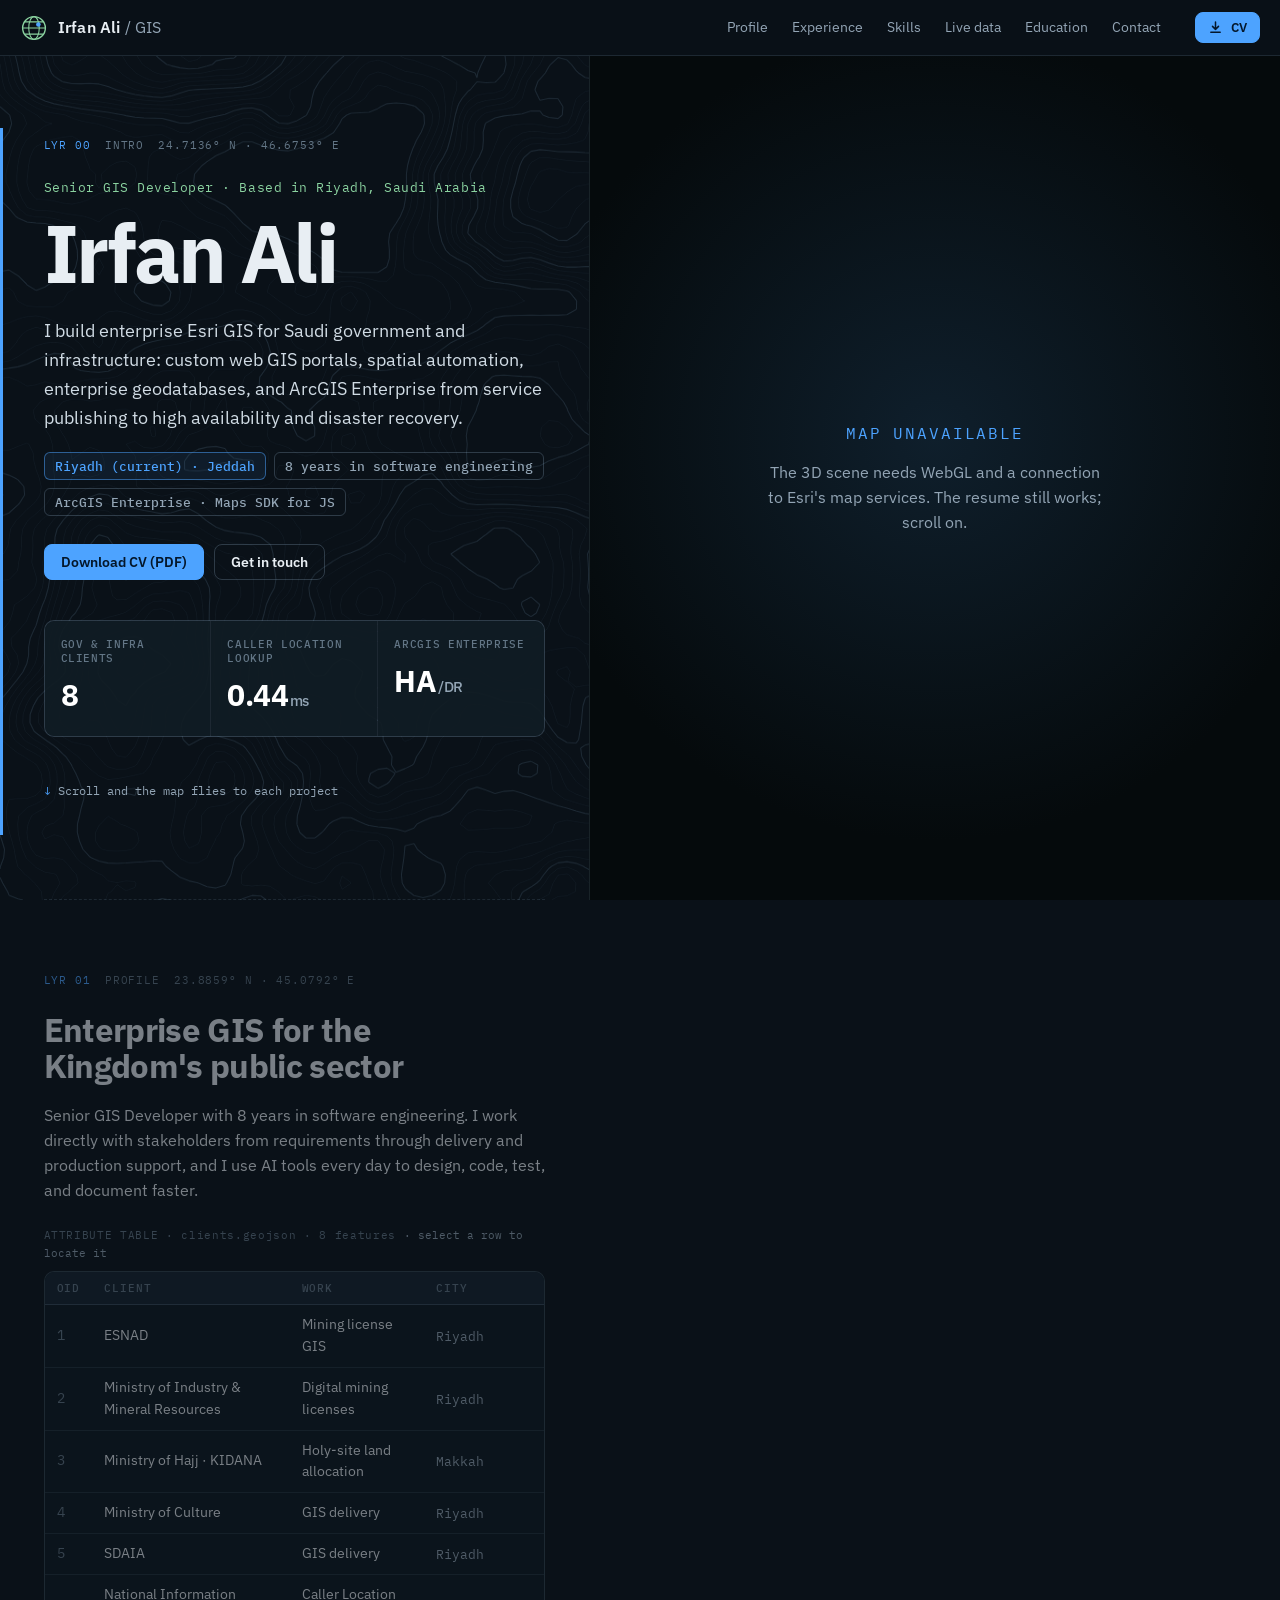
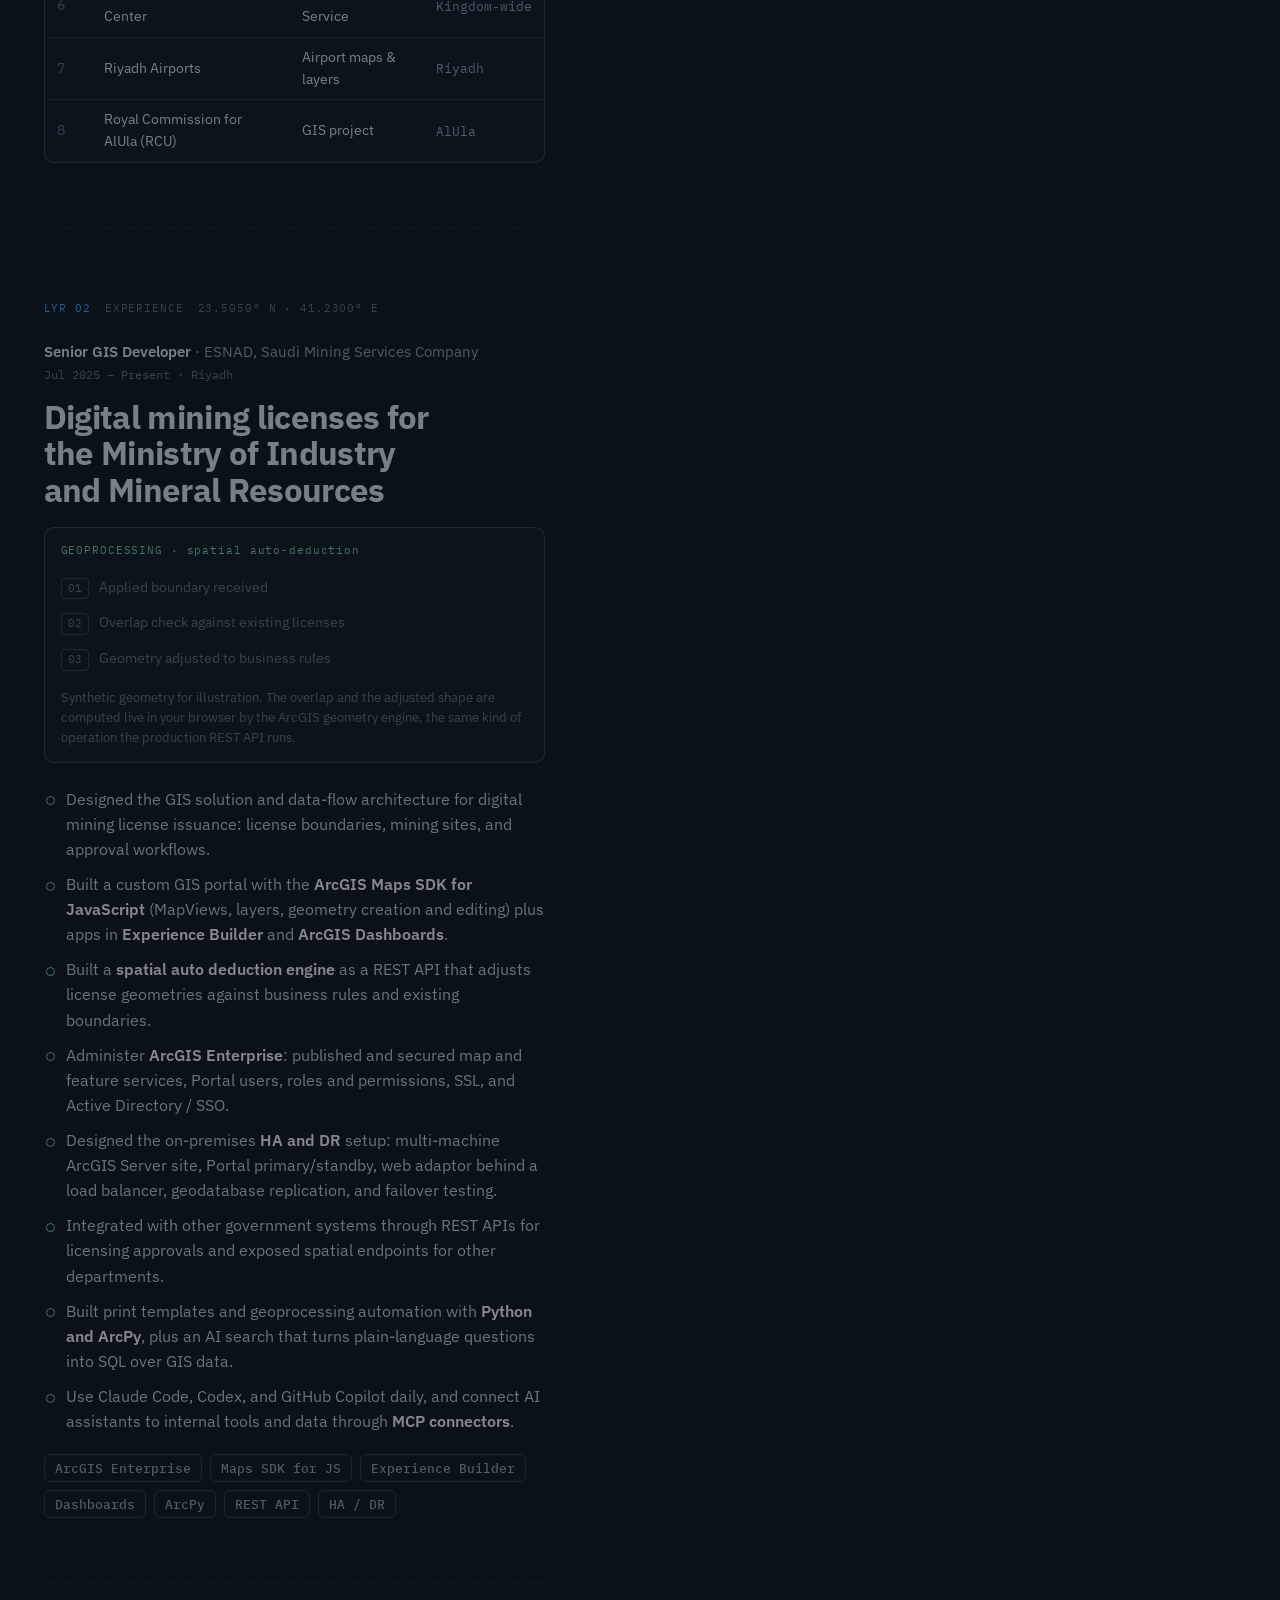
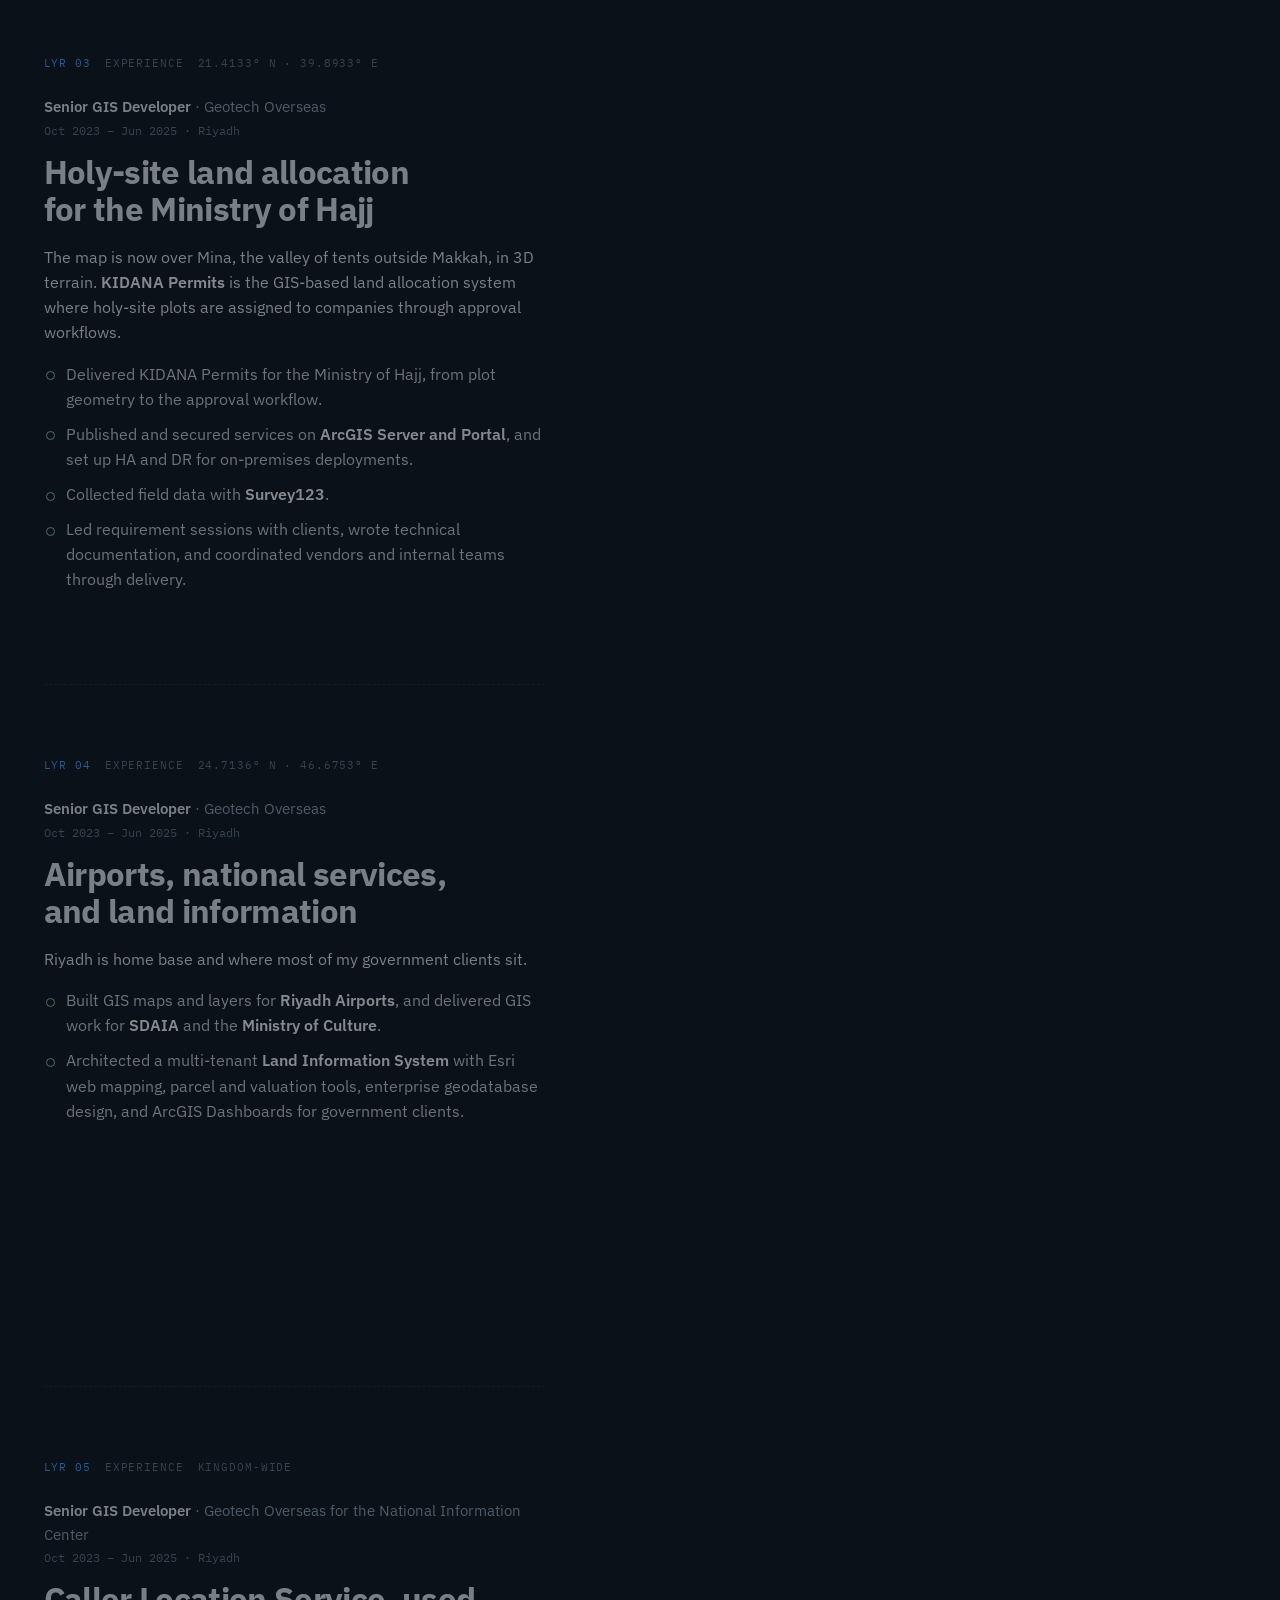
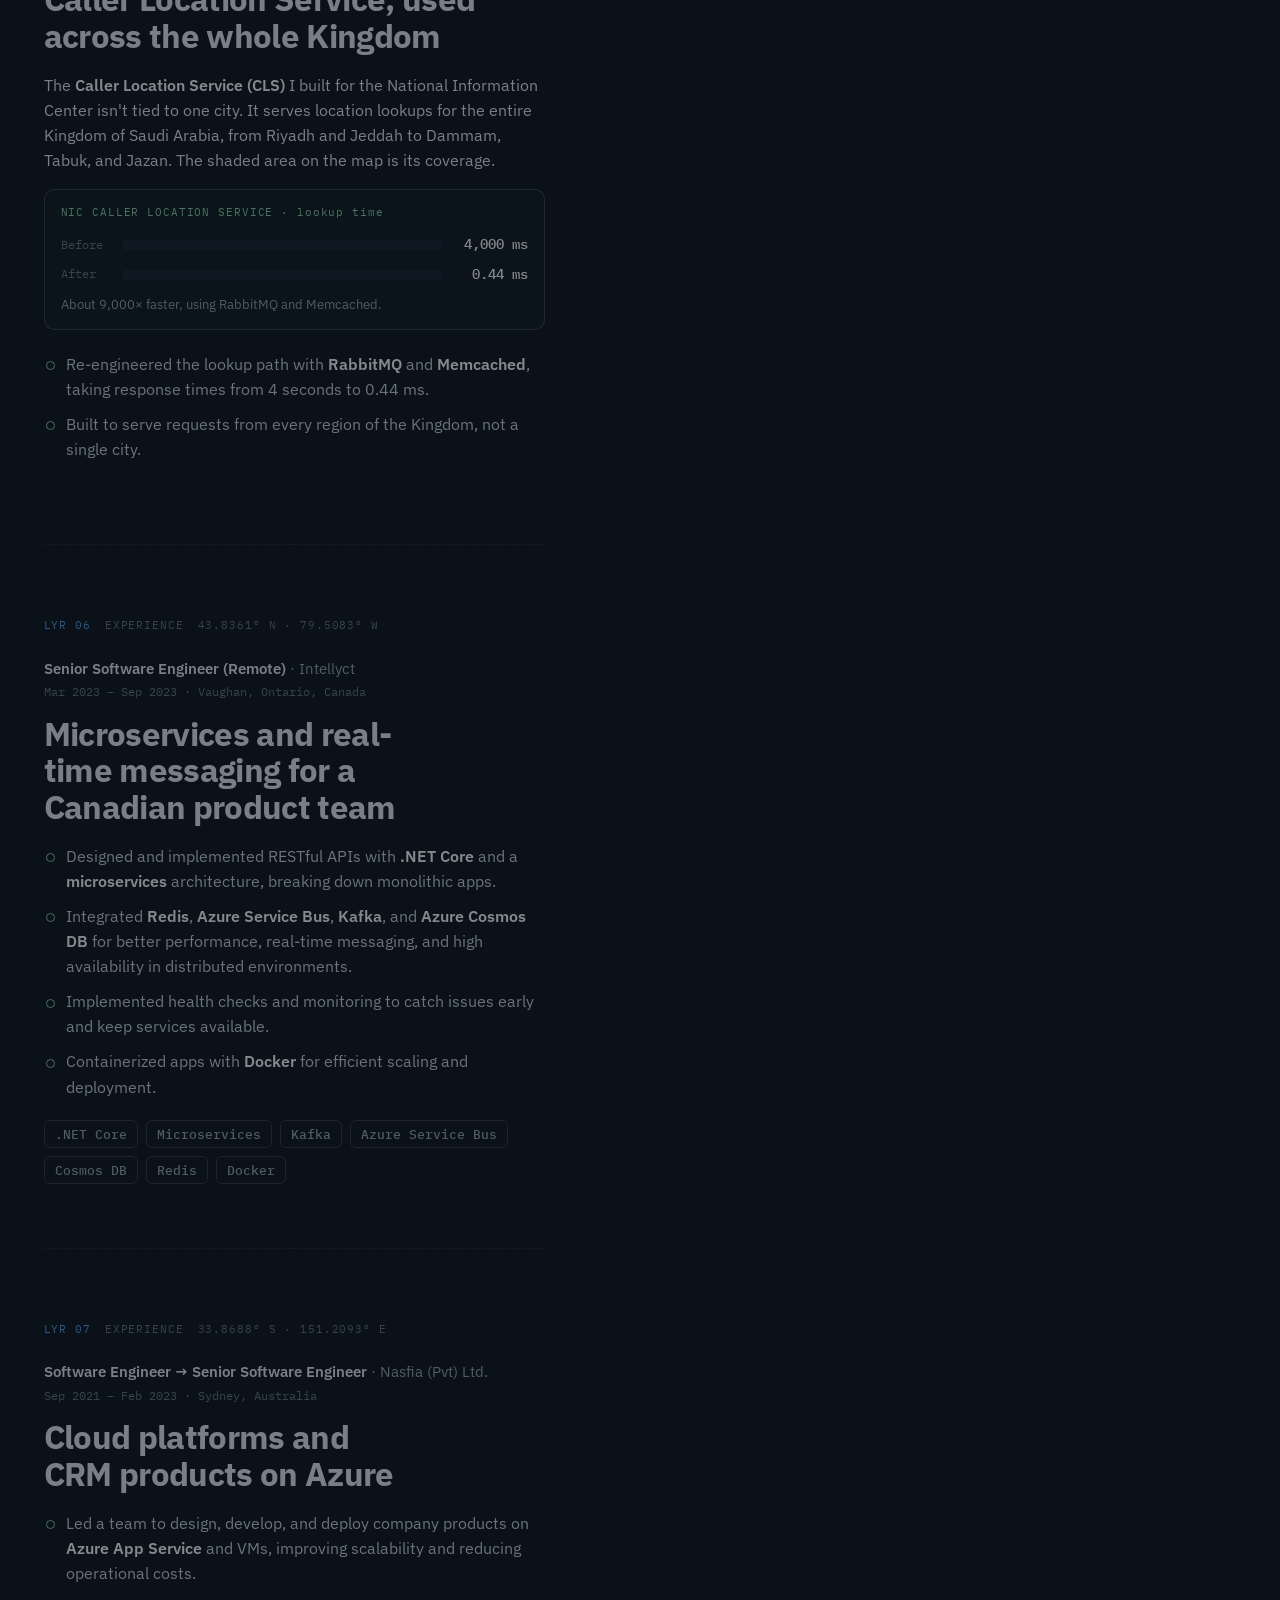
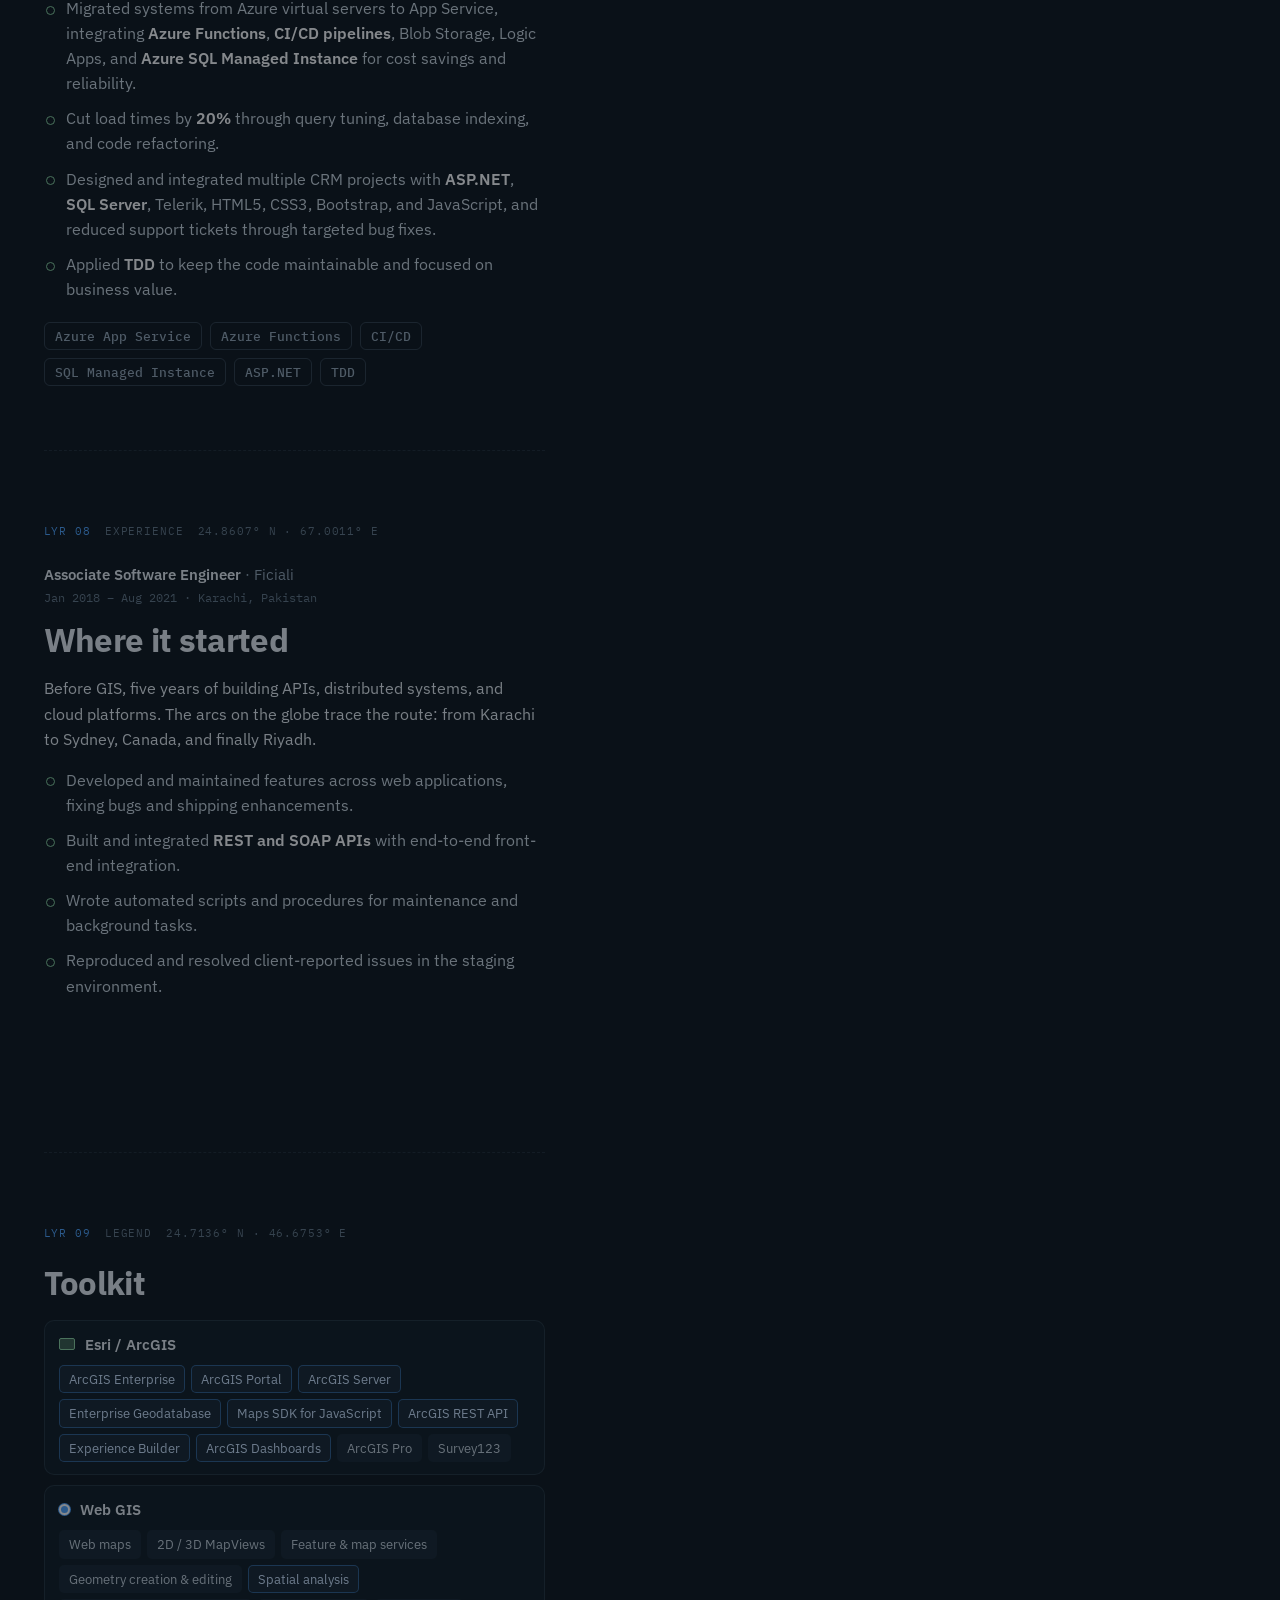
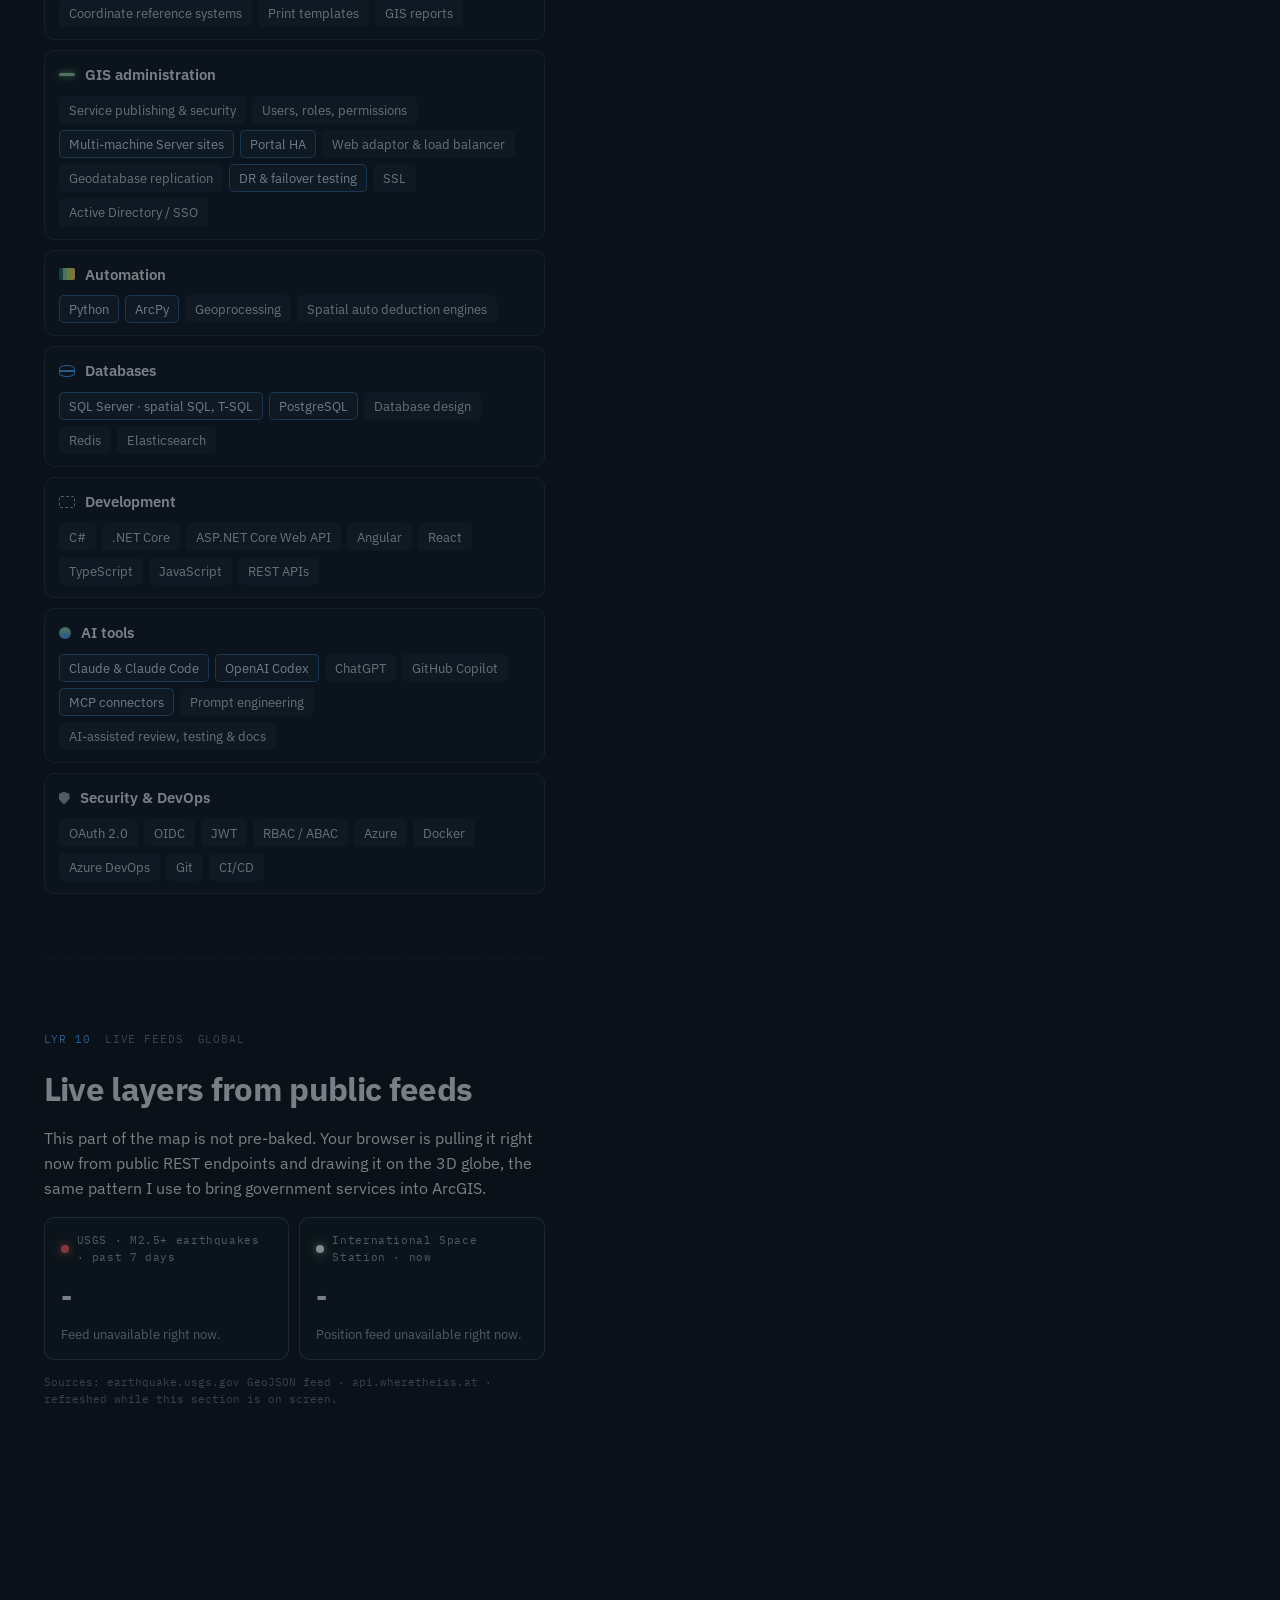
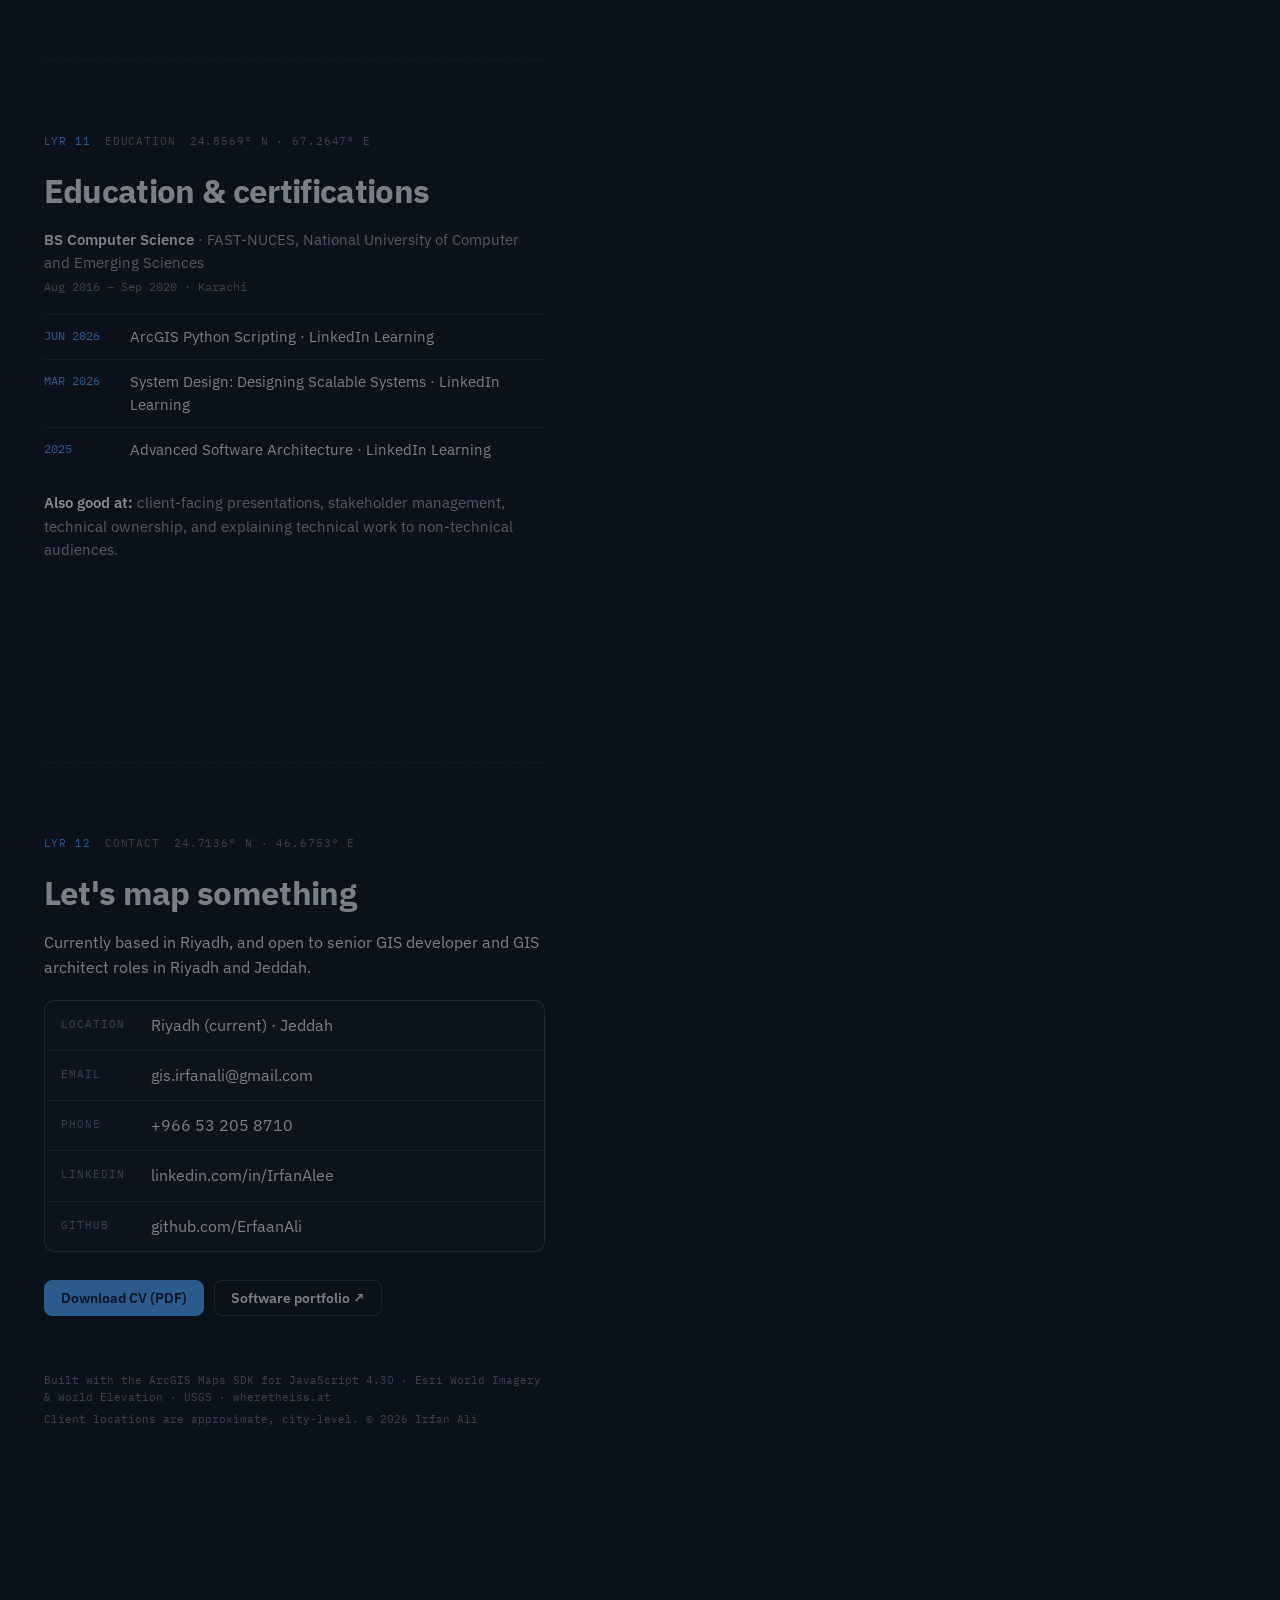
<file: index.html>
<!doctype html>
<html lang="en">
<head>
  <meta charset="utf-8">
  <meta name="viewport" content="width=device-width, initial-scale=1, viewport-fit=cover">
  <title>Irfan Ali · Senior GIS Developer</title>
  <meta name="description" content="Irfan Ali, Senior GIS Developer in Riyadh. Enterprise Esri GIS for Saudi government and infrastructure: ArcGIS Enterprise, web GIS portals, spatial automation, HA/DR.">
  <meta name="theme-color" content="#0a1118">
  <meta property="og:title" content="Irfan Ali · Senior GIS Developer">
  <meta property="og:description" content="Enterprise Esri GIS for Saudi government and infrastructure. An interactive 3D map resume.">
  <meta property="og:type" content="website">
  <link rel="icon" href="assets/favicon.svg" type="image/svg+xml">

  <link rel="preconnect" href="https://fonts.googleapis.com">
  <link rel="preconnect" href="https://fonts.gstatic.com" crossorigin>
  <link href="https://fonts.googleapis.com/css2?family=IBM+Plex+Mono:wght@400;500&family=IBM+Plex+Sans:wght@400;500;600;700&display=swap" rel="stylesheet">

  <link rel="stylesheet" href="https://js.arcgis.com/4.30/esri/themes/dark/main.css">
  <link rel="stylesheet" href="assets/css/style.css">
</head>
<body>
  <a class="skip" href="#profile">Skip to content</a>

  <header class="topbar">
    <a class="brand" href="#intro" aria-label="Irfan Ali, back to top">
      <svg viewBox="0 0 32 32" aria-hidden="true"><circle cx="16" cy="16" r="13" fill="none" stroke="currentColor" stroke-width="1.6"/><ellipse cx="16" cy="16" rx="6" ry="13" fill="none" stroke="currentColor" stroke-width="1.2"/><path d="M3 16h26M5.5 9h21M5.5 23h21" stroke="currentColor" stroke-width="1.2" fill="none"/><circle cx="21" cy="12" r="2.6" fill="var(--accent)"/></svg>
      <span>Irfan Ali <em>/ GIS</em></span>
    </a>
    <nav class="nav" aria-label="Sections">
      <a href="#profile" data-nav="profile">Profile</a>
      <a href="#esnad" data-nav="experience">Experience</a>
      <a href="#skills" data-nav="skills">Skills</a>
      <a href="#live" data-nav="live">Live data</a>
      <a href="#education" data-nav="education">Education</a>
      <a href="#contact" data-nav="contact">Contact</a>
    </nav>
    <a class="btn btn-sm" href="assets/docs/Irfan-Ali-Senior-GIS-Developer.pdf" download>
      <svg viewBox="0 0 16 16" aria-hidden="true"><path d="M8 2v8m0 0 3.2-3.2M8 10 4.8 6.8M3 13h10" fill="none" stroke="currentColor" stroke-width="1.6" stroke-linecap="round" stroke-linejoin="round"/></svg>
      CV
    </a>
  </header>

  <canvas class="contours" id="contours" aria-hidden="true"></canvas>

  <div class="layout">
    <!-- ============ MAP ============ -->
    <aside class="mapwrap" id="mapwrap" aria-label="Interactive 3D map">
      <div id="map" class="map"></div>

      <div class="map-loading" id="mapLoading">
        <div class="radar" aria-hidden="true"></div>
        <p>Loading 3D scene<span class="mono" id="loadingText"> · requesting tiles</span></p>
      </div>

      <div class="map-fallback" id="mapFallback" hidden>
        <p class="mono">MAP UNAVAILABLE</p>
        <p>The 3D scene needs WebGL and a connection to Esri's map services. The resume still works; scroll on.</p>
      </div>

      <div class="chip" id="locChip" aria-live="polite">
        <span class="pulse" aria-hidden="true"></span>
        <span class="chip-text"><strong id="locName">Arabian Peninsula</strong><span class="mono" id="locCoord">23.8859° N · 45.0792° E</span></span>
      </div>

      <details class="panel" id="layerPanel">
        <summary><svg viewBox="0 0 16 16" aria-hidden="true"><path d="M8 1.5 1.5 5 8 8.5 14.5 5zM1.5 8 8 11.5 14.5 8M1.5 11 8 14.5 14.5 11" fill="none" stroke="currentColor" stroke-width="1.3" stroke-linejoin="round"/></svg>Layers</summary>
        <div class="panel-body">
          <p class="panel-label mono">BASEMAP</p>
          <div class="seg" role="radiogroup" aria-label="Basemap">
            <button type="button" role="radio" aria-checked="true" data-basemap="imagery">Imagery</button>
            <button type="button" role="radio" aria-checked="false" data-basemap="topo">Topo</button>
            <button type="button" role="radio" aria-checked="false" data-basemap="dark">Dark</button>
          </div>
          <p class="panel-label mono">OPERATIONAL LAYERS</p>
          <label class="toggle"><input type="checkbox" data-layer="clients"><span class="sw sw-point"></span>Client sites</label>
          <label class="toggle"><input type="checkbox" data-layer="licenses"><span class="sw sw-poly"></span>License demo</label>
          <label class="toggle"><input type="checkbox" data-layer="coverage"><span class="sw sw-cov"></span>CLS coverage · KSA</label>
          <label class="toggle"><input type="checkbox" data-layer="career"><span class="sw sw-line"></span>Career path</label>
          <label class="toggle"><input type="checkbox" data-layer="quakes"><span class="sw sw-quake"></span>Earthquakes · USGS live</label>
          <label class="toggle"><input type="checkbox" data-layer="iss"><span class="sw sw-iss"></span>ISS · live position</label>
        </div>
      </details>

      <div class="hud mono" aria-hidden="true">
        <span><b>LAT</b> <i id="hudLat">-</i></span>
        <span><b>LON</b> <i id="hudLon">-</i></span>
        <span><b>ALT</b> <i id="hudAlt">-</i></span>
        <span class="hud-x"><b>HDG</b> <i id="hudHdg">-</i></span>
        <span class="hud-x"><b>TILT</b> <i id="hudTilt">-</i></span>
        <span class="hud-x"><b>SR</b> <i>WGS84</i></span>
      </div>
    </aside>

    <!-- ============ STORY ============ -->
    <main class="story" id="story">

      <section class="chapter chapter-intro" id="intro" data-chapter="intro">
        <div class="meta mono"><span class="lyr">LYR 00</span><span>INTRO</span><span>24.7136° N · 46.6753° E</span></div>
        <p class="eyebrow">Senior GIS Developer · Based in Riyadh, Saudi Arabia</p>
        <h1>Irfan Ali</h1>
        <p class="lede">I build enterprise Esri GIS for Saudi government and infrastructure: custom web GIS portals, spatial automation, enterprise geodatabases, and ArcGIS Enterprise from service publishing to high availability and disaster recovery.</p>
        <ul class="tags">
          <li class="tag tag-accent">Riyadh (current) · Jeddah</li>
          <li class="tag">8 years in software engineering</li>
          <li class="tag">ArcGIS Enterprise · Maps SDK for JS</li>
        </ul>
        <div class="ctas">
          <a class="btn" href="assets/docs/Irfan-Ali-Senior-GIS-Developer.pdf" download>Download CV (PDF)</a>
          <a class="btn btn-ghost" href="#contact">Get in touch</a>
        </div>
        <dl class="stats">
          <div><dt>Gov &amp; infra clients</dt><dd>8</dd></div>
          <div><dt>Caller location lookup</dt><dd>0.44<small>ms</small></dd></div>
          <div><dt>ArcGIS Enterprise</dt><dd>HA<small>/DR</small></dd></div>
        </dl>
        <p class="scroll-hint mono"><span aria-hidden="true">↓</span> Scroll and the map flies to each project</p>
      </section>

      <section class="chapter" id="profile" data-chapter="profile" data-nav="profile">
        <div class="meta mono"><span class="lyr">LYR 01</span><span>PROFILE</span><span>23.8859° N · 45.0792° E</span></div>
        <h2>Enterprise GIS for the Kingdom's public sector</h2>
        <p>Senior GIS Developer with 8 years in software engineering. I work directly with stakeholders from requirements through delivery and production support, and I use AI tools every day to design, code, test, and document faster.</p>
        <p class="table-caption mono">ATTRIBUTE TABLE · clients.geojson · 8 features <span class="hint">· select a row to locate it</span></p>
        <div class="table-wrap">
          <table class="attr" id="clientTable">
            <thead><tr><th>OID</th><th>CLIENT</th><th>WORK</th><th>CITY</th></tr></thead>
            <tbody>
              <tr tabindex="0" data-oid="1"><td>1</td><td>ESNAD</td><td>Mining license GIS</td><td>Riyadh</td></tr>
              <tr tabindex="0" data-oid="2"><td>2</td><td>Ministry of Industry &amp; Mineral Resources</td><td>Digital mining licenses</td><td>Riyadh</td></tr>
              <tr tabindex="0" data-oid="3"><td>3</td><td>Ministry of Hajj · KIDANA</td><td>Holy-site land allocation</td><td>Makkah</td></tr>
              <tr tabindex="0" data-oid="4"><td>4</td><td>Ministry of Culture</td><td>GIS delivery</td><td>Riyadh</td></tr>
              <tr tabindex="0" data-oid="5"><td>5</td><td>SDAIA</td><td>GIS delivery</td><td>Riyadh</td></tr>
              <tr tabindex="0" data-oid="6"><td>6</td><td>National Information Center</td><td>Caller Location Service</td><td>Kingdom-wide</td></tr>
              <tr tabindex="0" data-oid="7"><td>7</td><td>Riyadh Airports</td><td>Airport maps &amp; layers</td><td>Riyadh</td></tr>
              <tr tabindex="0" data-oid="8"><td>8</td><td>Royal Commission for AlUla (RCU)</td><td>GIS project</td><td>AlUla</td></tr>
            </tbody>
          </table>
        </div>
      </section>

      <section class="chapter" id="esnad" data-chapter="esnad" data-nav="experience">
        <div class="meta mono"><span class="lyr">LYR 02</span><span>EXPERIENCE</span><span>23.5050° N · 41.2300° E</span></div>
        <p class="role"><strong>Senior GIS Developer</strong> · ESNAD, Saudi Mining Services Company<span class="when mono">Jul 2025 – Present · Riyadh</span></p>
        <h2>Digital mining licenses for the Ministry of Industry and Mineral Resources</h2>

        <div class="demo" id="deductionDemo">
          <div class="demo-head">
            <p class="mono">GEOPROCESSING · spatial auto-deduction</p>
            <button type="button" class="btn btn-sm btn-ghost" id="replayDeduction">Run again</button>
          </div>
          <ol class="steps" id="deductionSteps">
            <li data-step="1"><span class="mono">01</span>Applied boundary received</li>
            <li data-step="2"><span class="mono">02</span>Overlap check against existing licenses<em id="overlapOut"></em></li>
            <li data-step="3"><span class="mono">03</span>Geometry adjusted to business rules<em id="resultOut"></em></li>
          </ol>
          <p class="demo-note">Synthetic geometry for illustration. The overlap and the adjusted shape are computed live in your browser by the ArcGIS geometry engine, the same kind of operation the production REST API runs.</p>
        </div>

        <ul class="bullets">
          <li>Designed the GIS solution and data-flow architecture for digital mining license issuance: license boundaries, mining sites, and approval workflows.</li>
          <li>Built a custom GIS portal with the <b>ArcGIS Maps SDK for JavaScript</b> (MapViews, layers, geometry creation and editing) plus apps in <b>Experience Builder</b> and <b>ArcGIS Dashboards</b>.</li>
          <li>Built a <b>spatial auto deduction engine</b> as a REST API that adjusts license geometries against business rules and existing boundaries.</li>
          <li>Administer <b>ArcGIS Enterprise</b>: published and secured map and feature services, Portal users, roles and permissions, SSL, and Active Directory / SSO.</li>
          <li>Designed the on-premises <b>HA and DR</b> setup: multi-machine ArcGIS Server site, Portal primary/standby, web adaptor behind a load balancer, geodatabase replication, and failover testing.</li>
          <li>Integrated with other government systems through REST APIs for licensing approvals and exposed spatial endpoints for other departments.</li>
          <li>Built print templates and geoprocessing automation with <b>Python and ArcPy</b>, plus an AI search that turns plain-language questions into SQL over GIS data.</li>
          <li>Use Claude Code, Codex, and GitHub Copilot daily, and connect AI assistants to internal tools and data through <b>MCP connectors</b>.</li>
        </ul>
        <ul class="tags"><li class="tag">ArcGIS Enterprise</li><li class="tag">Maps SDK for JS</li><li class="tag">Experience Builder</li><li class="tag">Dashboards</li><li class="tag">ArcPy</li><li class="tag">REST API</li><li class="tag">HA / DR</li></ul>
      </section>

      <section class="chapter" id="kidana" data-chapter="kidana" data-nav="experience">
        <div class="meta mono"><span class="lyr">LYR 03</span><span>EXPERIENCE</span><span>21.4133° N · 39.8933° E</span></div>
        <p class="role"><strong>Senior GIS Developer</strong> · Geotech Overseas<span class="when mono">Oct 2023 – Jun 2025 · Riyadh</span></p>
        <h2>Holy-site land allocation for the Ministry of Hajj</h2>
        <p>The map is now over Mina, the valley of tents outside Makkah, in 3D terrain. <b>KIDANA Permits</b> is the GIS-based land allocation system where holy-site plots are assigned to companies through approval workflows.</p>
        <ul class="bullets">
          <li>Delivered KIDANA Permits for the Ministry of Hajj, from plot geometry to the approval workflow.</li>
          <li>Published and secured services on <b>ArcGIS Server and Portal</b>, and set up HA and DR for on-premises deployments.</li>
          <li>Collected field data with <b>Survey123</b>.</li>
          <li>Led requirement sessions with clients, wrote technical documentation, and coordinated vendors and internal teams through delivery.</li>
        </ul>
      </section>

      <section class="chapter" id="riyadh" data-chapter="riyadh" data-nav="experience">
        <div class="meta mono"><span class="lyr">LYR 04</span><span>EXPERIENCE</span><span>24.7136° N · 46.6753° E</span></div>
        <p class="role"><strong>Senior GIS Developer</strong> · Geotech Overseas<span class="when mono">Oct 2023 – Jun 2025 · Riyadh</span></p>
        <h2>Airports, national services, and land information</h2>
        <p>Riyadh is home base and where most of my government clients sit.</p>
        <ul class="bullets">
          <li>Built GIS maps and layers for <b>Riyadh Airports</b>, and delivered GIS work for <b>SDAIA</b> and the <b>Ministry of Culture</b>.</li>
          <li>Architected a multi-tenant <b>Land Information System</b> with Esri web mapping, parcel and valuation tools, enterprise geodatabase design, and ArcGIS Dashboards for government clients.</li>
        </ul>
      </section>

      <section class="chapter" id="cls" data-chapter="cls" data-nav="experience">
        <div class="meta mono"><span class="lyr">LYR 05</span><span>EXPERIENCE</span><span>KINGDOM-WIDE</span></div>
        <p class="role"><strong>Senior GIS Developer</strong> · Geotech Overseas for the National Information Center<span class="when mono">Oct 2023 – Jun 2025 · Riyadh</span></p>
        <h2>Caller Location Service, used across the whole Kingdom</h2>
        <p>The <b>Caller Location Service (CLS)</b> I built for the National Information Center isn't tied to one city. It serves location lookups for the entire Kingdom of Saudi Arabia, from Riyadh and Jeddah to Dammam, Tabuk, and Jazan. The shaded area on the map is its coverage.</p>
        <div class="speed">
          <p class="mono speed-label">NIC CALLER LOCATION SERVICE · lookup time</p>
          <div class="speed-row"><span class="mono">Before</span><span class="bar bar-before"><i></i></span><b>4,000 ms</b></div>
          <div class="speed-row"><span class="mono">After</span><span class="bar bar-after"><i></i></span><b>0.44 ms</b></div>
          <p class="speed-note">About 9,000× faster, using RabbitMQ and Memcached.</p>
        </div>
        <ul class="bullets">
          <li>Re-engineered the lookup path with <b>RabbitMQ</b> and <b>Memcached</b>, taking response times from 4 seconds to 0.44 ms.</li>
          <li>Built to serve requests from every region of the Kingdom, not a single city.</li>
        </ul>
      </section>

      <section class="chapter" id="intellyct" data-chapter="intellyct" data-nav="experience">
        <div class="meta mono"><span class="lyr">LYR 06</span><span>EXPERIENCE</span><span>43.8361° N · 79.5083° W</span></div>
        <p class="role"><strong>Senior Software Engineer (Remote)</strong> · Intellyct<span class="when mono">Mar 2023 – Sep 2023 · Vaughan, Ontario, Canada</span></p>
        <h2>Microservices and real-time messaging for a Canadian product team</h2>
        <ul class="bullets">
          <li>Designed and implemented RESTful APIs with <b>.NET Core</b> and a <b>microservices</b> architecture, breaking down monolithic apps.</li>
          <li>Integrated <b>Redis</b>, <b>Azure Service Bus</b>, <b>Kafka</b>, and <b>Azure Cosmos DB</b> for better performance, real-time messaging, and high availability in distributed environments.</li>
          <li>Implemented health checks and monitoring to catch issues early and keep services available.</li>
          <li>Containerized apps with <b>Docker</b> for efficient scaling and deployment.</li>
        </ul>
        <ul class="tags"><li class="tag">.NET Core</li><li class="tag">Microservices</li><li class="tag">Kafka</li><li class="tag">Azure Service Bus</li><li class="tag">Cosmos DB</li><li class="tag">Redis</li><li class="tag">Docker</li></ul>
      </section>

      <section class="chapter" id="nasfia" data-chapter="nasfia" data-nav="experience">
        <div class="meta mono"><span class="lyr">LYR 07</span><span>EXPERIENCE</span><span>33.8688° S · 151.2093° E</span></div>
        <p class="role"><strong>Software Engineer → Senior Software Engineer</strong> · Nasfia (Pvt) Ltd.<span class="when mono">Sep 2021 – Feb 2023 · Sydney, Australia</span></p>
        <h2>Cloud platforms and CRM products on Azure</h2>
        <ul class="bullets">
          <li>Led a team to design, develop, and deploy company products on <b>Azure App Service</b> and VMs, improving scalability and reducing operational costs.</li>
          <li>Migrated systems from Azure virtual servers to App Service, integrating <b>Azure Functions</b>, <b>CI/CD pipelines</b>, Blob Storage, Logic Apps, and <b>Azure SQL Managed Instance</b> for cost savings and reliability.</li>
          <li>Cut load times by <b>20%</b> through query tuning, database indexing, and code refactoring.</li>
          <li>Designed and integrated multiple CRM projects with <b>ASP.NET</b>, <b>SQL Server</b>, Telerik, HTML5, CSS3, Bootstrap, and JavaScript, and reduced support tickets through targeted bug fixes.</li>
          <li>Applied <b>TDD</b> to keep the code maintainable and focused on business value.</li>
        </ul>
        <ul class="tags"><li class="tag">Azure App Service</li><li class="tag">Azure Functions</li><li class="tag">CI/CD</li><li class="tag">SQL Managed Instance</li><li class="tag">ASP.NET</li><li class="tag">TDD</li></ul>
      </section>

      <section class="chapter" id="career" data-chapter="career" data-nav="experience">
        <div class="meta mono"><span class="lyr">LYR 08</span><span>EXPERIENCE</span><span>24.8607° N · 67.0011° E</span></div>
        <p class="role"><strong>Associate Software Engineer</strong> · Ficiali<span class="when mono">Jan 2018 – Aug 2021 · Karachi, Pakistan</span></p>
        <h2>Where it started</h2>
        <p>Before GIS, five years of building APIs, distributed systems, and cloud platforms. The arcs on the globe trace the route: from Karachi to Sydney, Canada, and finally Riyadh.</p>
        <ul class="bullets">
          <li>Developed and maintained features across web applications, fixing bugs and shipping enhancements.</li>
          <li>Built and integrated <b>REST and SOAP APIs</b> with end-to-end front-end integration.</li>
          <li>Wrote automated scripts and procedures for maintenance and background tasks.</li>
          <li>Reproduced and resolved client-reported issues in the staging environment.</li>
        </ul>
      </section>

      <section class="chapter" id="skills" data-chapter="skills" data-nav="skills">
        <div class="meta mono"><span class="lyr">LYR 09</span><span>LEGEND</span><span>24.7136° N · 46.6753° E</span></div>
        <h2>Toolkit</h2>
        <div class="legend">
          <div class="legend-item">
            <p class="legend-head"><span class="sw sw-poly"></span>Esri / ArcGIS</p>
            <ul class="chips"><li class="hot">ArcGIS Enterprise</li><li class="hot">ArcGIS Portal</li><li class="hot">ArcGIS Server</li><li class="hot">Enterprise Geodatabase</li><li class="hot">Maps SDK for JavaScript</li><li class="hot">ArcGIS REST API</li><li class="hot">Experience Builder</li><li class="hot">ArcGIS Dashboards</li><li>ArcGIS Pro</li><li>Survey123</li></ul>
          </div>
          <div class="legend-item">
            <p class="legend-head"><span class="sw sw-point"></span>Web GIS</p>
            <ul class="chips"><li>Web maps</li><li>2D / 3D MapViews</li><li>Feature &amp; map services</li><li>Geometry creation &amp; editing</li><li class="hot">Spatial analysis</li><li>Coordinate reference systems</li><li>Print templates</li><li>GIS reports</li></ul>
          </div>
          <div class="legend-item">
            <p class="legend-head"><span class="sw sw-line"></span>GIS administration</p>
            <ul class="chips"><li>Service publishing &amp; security</li><li>Users, roles, permissions</li><li class="hot">Multi-machine Server sites</li><li class="hot">Portal HA</li><li>Web adaptor &amp; load balancer</li><li>Geodatabase replication</li><li class="hot">DR &amp; failover testing</li><li>SSL</li><li>Active Directory / SSO</li></ul>
          </div>
          <div class="legend-item">
            <p class="legend-head"><span class="sw sw-raster"></span>Automation</p>
            <ul class="chips"><li class="hot">Python</li><li class="hot">ArcPy</li><li>Geoprocessing</li><li>Spatial auto deduction engines</li></ul>
          </div>
          <div class="legend-item">
            <p class="legend-head"><span class="sw sw-db"></span>Databases</p>
            <ul class="chips"><li class="hot">SQL Server · spatial SQL, T-SQL</li><li class="hot">PostgreSQL</li><li>Database design</li><li>Redis</li><li>Elasticsearch</li></ul>
          </div>
          <div class="legend-item">
            <p class="legend-head"><span class="sw sw-dev"></span>Development</p>
            <ul class="chips"><li>C#</li><li>.NET Core</li><li>ASP.NET Core Web API</li><li>Angular</li><li>React</li><li>TypeScript</li><li>JavaScript</li><li>REST APIs</li></ul>
          </div>
          <div class="legend-item">
            <p class="legend-head"><span class="sw sw-ai"></span>AI tools</p>
            <ul class="chips"><li class="hot">Claude &amp; Claude Code</li><li class="hot">OpenAI Codex</li><li>ChatGPT</li><li>GitHub Copilot</li><li class="hot">MCP connectors</li><li>Prompt engineering</li><li>AI-assisted review, testing &amp; docs</li></ul>
          </div>
          <div class="legend-item">
            <p class="legend-head"><span class="sw sw-sec"></span>Security &amp; DevOps</p>
            <ul class="chips"><li>OAuth 2.0</li><li>OIDC</li><li>JWT</li><li>RBAC / ABAC</li><li>Azure</li><li>Docker</li><li>Azure DevOps</li><li>Git</li><li>CI/CD</li></ul>
          </div>
        </div>
      </section>

      <section class="chapter" id="live" data-chapter="live" data-nav="live">
        <div class="meta mono"><span class="lyr">LYR 10</span><span>LIVE FEEDS</span><span>GLOBAL</span></div>
        <h2>Live layers from public feeds</h2>
        <p>This part of the map is not pre-baked. Your browser is pulling it right now from public REST endpoints and drawing it on the 3D globe, the same pattern I use to bring government services into ArcGIS.</p>
        <div class="live-grid">
          <div class="live-card">
            <p class="mono live-label"><span class="dot dot-quake"></span>USGS · M2.5+ earthquakes · past 7 days</p>
            <p class="live-big" id="quakeCount">-</p>
            <p class="live-sub" id="quakeMax">Fetching feed…</p>
          </div>
          <div class="live-card">
            <p class="mono live-label"><span class="dot dot-iss"></span>International Space Station · now</p>
            <p class="live-big" id="issPos">-</p>
            <p class="live-sub" id="issMeta">Fetching position…</p>
          </div>
        </div>
        <p class="small-note mono">Sources: earthquake.usgs.gov GeoJSON feed · api.wheretheiss.at · refreshed while this section is on screen.</p>
      </section>

      <section class="chapter" id="education" data-chapter="education" data-nav="education">
        <div class="meta mono"><span class="lyr">LYR 11</span><span>EDUCATION</span><span>24.8569° N · 67.2647° E</span></div>
        <h2>Education &amp; certifications</h2>
        <p class="role"><strong>BS Computer Science</strong> · FAST-NUCES, National University of Computer and Emerging Sciences<span class="when mono">Aug 2016 – Sep 2020 · Karachi</span></p>
        <ul class="certs">
          <li><span class="mono">JUN 2026</span>ArcGIS Python Scripting · LinkedIn Learning</li>
          <li><span class="mono">MAR 2026</span>System Design: Designing Scalable Systems · LinkedIn Learning</li>
          <li><span class="mono">2025</span>Advanced Software Architecture · LinkedIn Learning</li>
        </ul>
        <p class="soft"><b>Also good at:</b> client-facing presentations, stakeholder management, technical ownership, and explaining technical work to non-technical audiences.</p>
      </section>

      <section class="chapter chapter-contact" id="contact" data-chapter="contact" data-nav="contact">
        <div class="meta mono"><span class="lyr">LYR 12</span><span>CONTACT</span><span>24.7136° N · 46.6753° E</span></div>
        <h2>Let's map something</h2>
        <p>Currently based in Riyadh, and open to senior GIS developer and GIS architect roles in Riyadh and Jeddah.</p>
        <ul class="contact">
          <li><span class="mono">LOCATION</span><span>Riyadh (current) · Jeddah</span></li>
          <li><span class="mono">EMAIL</span><a href="mailto:gis.irfanali@gmail.com">gis.irfanali@gmail.com</a></li>
          <li><span class="mono">PHONE</span><a href="tel:+966532058710">+966 53 205 8710</a></li>
          <li><span class="mono">LINKEDIN</span><a href="https://www.linkedin.com/in/IrfanAlee" target="_blank" rel="noopener">linkedin.com/in/IrfanAlee</a></li>
          <li><span class="mono">GITHUB</span><a href="https://github.com/ErfaanAli" target="_blank" rel="noopener">github.com/ErfaanAli</a></li>
        </ul>
        <div class="ctas">
          <a class="btn" href="assets/docs/Irfan-Ali-Senior-GIS-Developer.pdf" download>Download CV (PDF)</a>
          <a class="btn btn-ghost" href="https://erfaanali.github.io/Portfolio/" target="_blank" rel="noopener">Software portfolio ↗</a>
        </div>
        <footer class="foot mono">
          <p>Built with the ArcGIS Maps SDK for JavaScript 4.30 · Esri World Imagery &amp; World Elevation · USGS · wheretheiss.at</p>
          <p>Client locations are approximate, city-level. © <span id="year">2026</span> Irfan Ali</p>
        </footer>
      </section>
    </main>
  </div>

  <script src="assets/js/contours.js"></script>
  <script src="assets/js/story.js"></script>
  <script src="https://js.arcgis.com/4.30/" onerror="window.__mapFailed && window.__mapFailed()"></script>
  <script src="assets/js/map.js"></script>
</body>
</html>
</file>
<file: assets/css/style.css>
/* ==========================================================
   Irfan Ali · GIS resume
   Cartographic night palette (blue + sage), StoryMap-style split layout
   ========================================================== */
:root {
  --bg: #0a1118;
  --panel: #0f1a22;
  --panel-2: #14232e;
  --line: rgba(150, 180, 210, 0.14);
  --line-2: rgba(150, 180, 210, 0.26);
  --ink: #e8eef3;
  --muted: #93a5b5;
  --dim: #637686;
  --accent: #4da3ff;      /* cartographic blue */
  --feature: #8bd3a0;     /* sage feature green */
  --quake: #ff5d5d;
  --ok: #7bd88f;
  --sans: "IBM Plex Sans", system-ui, -apple-system, "Segoe UI", Roboto, sans-serif;
  --mono: "IBM Plex Mono", ui-monospace, "Cascadia Mono", Consolas, monospace;
  --top: 56px;
  --radius: 10px;
  color-scheme: dark;
}

* { box-sizing: border-box; }
html { scroll-behavior: smooth; scroll-padding-top: calc(var(--top) + 12px); }
@media (prefers-reduced-motion: reduce) { html { scroll-behavior: auto; } }

body {
  margin: 0;
  background: var(--bg);
  color: var(--ink);
  font: 400 15.5px/1.62 var(--sans);
  -webkit-font-smoothing: antialiased;
}
a { color: var(--feature); text-decoration: none; }
a:hover { text-decoration: underline; text-underline-offset: 3px; }
b, strong { font-weight: 600; color: #fff; }
.mono { font-family: var(--mono); }
img { max-width: 100%; }
[hidden] { display: none !important; }

.skip { position: absolute; left: -999px; top: 8px; z-index: 100; background: var(--accent); color: #000; padding: 8px 12px; border-radius: 6px; }
.skip:focus { left: 8px; }

:focus-visible { outline: 2px solid var(--accent); outline-offset: 2px; }

/* ---------- top bar ---------- */
.topbar {
  position: sticky; top: 0; z-index: 50;
  height: var(--top);
  display: flex; align-items: center; gap: 24px;
  padding: 0 20px;
  background: rgba(10, 17, 24, 0.92);
  backdrop-filter: blur(10px);
  border-bottom: 1px solid var(--line);
}
.brand { display: flex; align-items: center; gap: 10px; color: var(--ink); font-weight: 600; letter-spacing: .01em; white-space: nowrap; }
.brand:hover { text-decoration: none; }
.brand svg { width: 28px; height: 28px; color: var(--feature); }
.brand em { font-style: normal; color: var(--muted); font-weight: 400; }
.nav { display: flex; gap: 4px; margin-left: auto; }
.nav a {
  color: var(--muted); font-size: 13.5px; padding: 6px 10px; border-radius: 6px;
  transition: color .2s, background .2s;
}
.nav a:hover { color: var(--ink); background: var(--panel-2); text-decoration: none; }
.nav a.active { color: var(--ink); background: var(--panel-2); box-shadow: inset 0 -2px 0 var(--accent); }

/* ---------- buttons ---------- */
.btn {
  display: inline-flex; align-items: center; gap: 8px;
  padding: 10px 16px; border-radius: 8px;
  background: var(--accent); color: #04172b;
  font: 600 14px/1 var(--sans);
  border: 1px solid var(--accent);
  cursor: pointer;
  transition: transform .15s, background .2s, color .2s;
}
.btn:hover { text-decoration: none; transform: translateY(-1px); background: #74b8ff; }
.btn svg { width: 15px; height: 15px; }
.btn-ghost { background: transparent; color: var(--ink); border-color: var(--line-2); }
.btn-ghost:hover { background: var(--panel-2); color: var(--ink); }
.btn-sm { padding: 7px 12px; font-size: 13px; }

/* ---------- contour canvas ---------- */
.contours {
  position: fixed; left: 0; top: var(--top);
  width: 100vw; height: calc(100vh - var(--top));
  z-index: 0; pointer-events: none;
}

/* ---------- layout ---------- */
.layout {
  position: relative; z-index: 1;
  display: grid;
  grid-template-columns: minmax(400px, 46%) 1fr;
}
.story { grid-column: 1; grid-row: 1; padding: 0 clamp(20px, 3.4vw, 52px) 40px; min-width: 0; }
.mapwrap {
  grid-column: 2; grid-row: 1; align-self: start;
  position: sticky; top: var(--top);
  height: calc(100vh - var(--top));
  height: calc(100dvh - var(--top));
  background: #050a0c;
  border-left: 1px solid var(--line);
  overflow: hidden;
}
.map { position: absolute; inset: 0; }
.map .esri-view-surface--inset-outline:focus::after { outline: none; }

/* ---------- map overlays ---------- */
.map-loading, .map-fallback {
  position: absolute; inset: 0; z-index: 5;
  display: grid; place-content: center; justify-items: center; gap: 14px;
  text-align: center; padding: 24px;
  background: radial-gradient(circle at 50% 45%, #0f1f2c 0%, #050a0c 70%);
  color: var(--muted); transition: opacity .6s;
}
.map-loading.done { opacity: 0; pointer-events: none; }
.map-fallback p { max-width: 34ch; margin: 0; }
.map-fallback .mono { color: var(--accent); letter-spacing: .12em; }
.radar {
  width: 120px; height: 120px; border-radius: 50%;
  border: 1px solid var(--line-2);
  background:
    radial-gradient(circle, transparent 32%, var(--line) 33%, transparent 34%, transparent 65%, var(--line) 66%, transparent 67%),
    conic-gradient(from 0deg, rgba(139, 211, 160, .45), transparent 28%);
  animation: spin 2.4s linear infinite;
}
@keyframes spin { to { transform: rotate(360deg); } }

.chip {
  position: absolute; z-index: 3; top: 14px; left: 14px;
  display: flex; align-items: center; gap: 10px;
  padding: 8px 14px 8px 12px; border-radius: 999px;
  background: rgba(10, 17, 24, .82); backdrop-filter: blur(8px);
  border: 1px solid var(--line-2);
  max-width: calc(100% - 300px);
}
.chip-text { display: flex; flex-direction: column; line-height: 1.25; min-width: 0; }
.chip-text strong { font-size: 13.5px; white-space: nowrap; overflow: hidden; text-overflow: ellipsis; }
.chip-text .mono { font-size: 11px; color: var(--muted); }
.pulse { width: 10px; height: 10px; border-radius: 50%; background: var(--accent); flex: none; position: relative; }
.pulse::after { content: ""; position: absolute; inset: -5px; border-radius: 50%; border: 2px solid var(--accent); animation: ping 1.8s ease-out infinite; }
@keyframes ping { from { transform: scale(.5); opacity: 1; } to { transform: scale(1.6); opacity: 0; } }

.panel {
  position: absolute; z-index: 3; top: 14px; right: 14px;
  background: rgba(10, 17, 24, .88); backdrop-filter: blur(8px);
  border: 1px solid var(--line-2); border-radius: var(--radius);
  font-size: 13px; min-width: 120px;
}
.panel summary {
  list-style: none; cursor: pointer; user-select: none;
  display: flex; align-items: center; gap: 8px; padding: 8px 12px; font-weight: 600;
}
.panel summary::-webkit-details-marker { display: none; }
.panel summary svg { width: 16px; height: 16px; color: var(--feature); }
.panel[open] summary { border-bottom: 1px solid var(--line); }
.panel-body { padding: 4px 12px 12px; width: 236px; }
.panel-label { font-size: 10.5px; letter-spacing: .1em; color: var(--dim); margin: 10px 0 6px; }
.seg { display: grid; grid-template-columns: repeat(3, 1fr); border: 1px solid var(--line-2); border-radius: 7px; overflow: hidden; }
.seg button {
  background: transparent; color: var(--muted); border: 0; padding: 6px 0;
  font: 500 12.5px var(--sans); cursor: pointer;
}
.seg button + button { border-left: 1px solid var(--line-2); }
.seg button[aria-checked="true"] { background: var(--feature); color: #0c2416; }
.toggle { display: flex; align-items: center; gap: 9px; padding: 4px 0; cursor: pointer; color: var(--ink); }
.toggle input { accent-color: var(--accent); margin: 0; width: 15px; height: 15px; }

.hud {
  position: absolute; z-index: 3; left: 14px; bottom: 30px;
  display: flex; flex-wrap: wrap; gap: 4px 14px;
  padding: 7px 12px; border-radius: 8px;
  background: rgba(10, 17, 24, .82); border: 1px solid var(--line);
  font-size: 11.5px; color: var(--ink);
  max-width: calc(100% - 90px);
}
.hud b { color: var(--dim); font-weight: 500; margin-right: 2px; }
.hud i { font-style: normal; }

/* esri UI tweaks */
.esri-ui-corner .esri-component { box-shadow: none; }
.esri-view .esri-ui-bottom-right { bottom: 22px; }
.esri-attribution { background: rgba(5, 10, 12, .8) !important; color: var(--dim) !important; }

/* ---------- legend swatches (shared) ---------- */
.sw { display: inline-block; width: 16px; height: 12px; flex: none; }
.sw-point { width: 11px; height: 11px; border-radius: 50%; background: var(--accent); box-shadow: 0 0 0 2px #fff inset, 0 0 0 1px var(--accent); }
.sw-poly { background: rgba(139, 211, 160, .35); border: 1.5px solid var(--feature); border-radius: 2px; }
.sw-cov { background: rgba(139, 211, 160, .28); border: 2px solid var(--feature); border-radius: 3px 6px 2px 5px; }
.sw-line { height: 3px; border-radius: 2px; background: var(--feature); box-shadow: 0 0 6px var(--feature); }
.sw-quake { width: 11px; height: 11px; border-radius: 50%; background: rgba(255, 93, 93, .8); border: 1px solid #ffc8b4; }
.sw-iss { width: 10px; height: 10px; transform: rotate(45deg); background: #fff; border: 1.5px solid var(--feature); }
.sw-raster { background: repeating-linear-gradient(90deg, #2a6b5f 0 4px, #8bd3a0 4px 8px, #b9e86b 8px 12px, #ffcf5c 12px 16px); border-radius: 2px; }
.sw-db { background: linear-gradient(var(--accent), var(--accent)) center / 100% 2px no-repeat, transparent; border: 1.5px solid var(--accent); border-radius: 50% / 30%; }
.sw-dev { background: transparent; border: 1.5px dashed var(--muted); border-radius: 2px; }
.sw-ai { width: 12px; height: 12px; background: conic-gradient(var(--feature), var(--accent), var(--feature)); border-radius: 50%; }
.sw-sec { width: 11px; height: 13px; background: var(--muted); clip-path: polygon(50% 0, 100% 18%, 100% 55%, 50% 100%, 0 55%, 0 18%); }

/* ---------- chapters ---------- */
.chapter {
  position: relative;
  padding: 72px 0 64px;
  min-height: 78vh;
  border-bottom: 1px dashed var(--line);
  transition: opacity .45s ease;
}
.js .chapter:not(.active) { opacity: .5; }
.chapter::before {
  content: ""; position: absolute; left: calc(-1 * clamp(20px, 3.4vw, 52px)); top: 72px; bottom: 64px;
  width: 3px; background: var(--accent); transform: scaleY(0); transform-origin: top;
  transition: transform .5s ease;
}
.chapter.active::before { transform: scaleY(1); }

.meta { display: flex; flex-wrap: wrap; gap: 6px 14px; font-size: 11px; letter-spacing: .08em; color: var(--dim); margin-bottom: 22px; }
.meta .lyr { color: var(--accent); }

h1, h2 { font-weight: 700; letter-spacing: -0.02em; line-height: 1.1; margin: 0 0 18px; text-wrap: balance; }
h1 { font-size: clamp(48px, 6.4vw, 88px); letter-spacing: -0.035em; }
h2 { font-size: clamp(26px, 2.6vw, 36px); }
p { margin: 0 0 16px; }
.eyebrow { font-family: var(--mono); font-size: 13px; color: var(--feature); letter-spacing: .04em; margin-bottom: 10px; }
.lede { font-size: clamp(17px, 1.4vw, 19.5px); color: #d0dbe4; max-width: 56ch; }

.chapter-intro { min-height: calc(100vh - var(--top)); padding-top: clamp(48px, 9vh, 110px); }
.tags { list-style: none; padding: 0; margin: 20px 0 0; display: flex; flex-wrap: wrap; gap: 8px; }
.tag { font: 500 12.5px var(--mono); padding: 5px 10px; border-radius: 6px; border: 1px solid var(--line-2); color: var(--muted); }
.tag-accent { color: var(--accent); border-color: rgba(77, 163, 255, .5); background: rgba(77, 163, 255, .08); }
.ctas { display: flex; flex-wrap: wrap; gap: 10px; margin-top: 28px; }

.stats { display: grid; grid-template-columns: repeat(3, 1fr); gap: 1px; margin: 40px 0 0; background: var(--line); border: 1px solid var(--line); border-radius: var(--radius); overflow: hidden; }
.stats div { background: rgba(15, 26, 34, .9); padding: 16px; }
.stats dt { font: 500 11px var(--mono); color: var(--dim); text-transform: uppercase; letter-spacing: .06em; }
.stats dd { margin: 6px 0 0; font-size: 30px; font-weight: 700; letter-spacing: -0.02em; color: #fff; }
.stats small { font-size: 15px; color: var(--muted); margin-left: 2px; font-weight: 500; }
.scroll-hint { margin-top: 44px; font-size: 12px; color: var(--muted); }
.scroll-hint span { display: inline-block; color: var(--accent); animation: bob 1.6s ease-in-out infinite; }
@keyframes bob { 50% { transform: translateY(4px); } }

.role { color: var(--muted); font-size: 14.5px; margin-bottom: 14px; }
.role strong { color: var(--ink); }
.when { display: block; font-size: 12px; color: var(--dim); margin-top: 2px; }

.bullets { margin: 0 0 18px; padding: 0; list-style: none; }
.bullets li { position: relative; padding-left: 22px; margin-bottom: 10px; color: #cad5de; }
.bullets li::before {
  content: ""; position: absolute; left: 2px; top: .62em; width: 7px; height: 7px;
  border: 1.5px solid var(--feature); border-radius: 50%;
}

/* attribute table */
.table-caption { font-size: 11px; color: var(--dim); letter-spacing: .06em; margin: 24px 0 8px; }
.table-caption .hint { color: var(--muted); letter-spacing: 0; }
.table-wrap { overflow-x: auto; border: 1px solid var(--line-2); border-radius: var(--radius); background: rgba(15, 26, 34, .9); }
.attr { width: 100%; border-collapse: collapse; font-size: 13.5px; }
.attr th { font: 500 11px var(--mono); letter-spacing: .08em; color: var(--dim); text-align: left; padding: 9px 12px; background: var(--panel-2); border-bottom: 1px solid var(--line-2); white-space: nowrap; }
.attr td { padding: 9px 12px; border-bottom: 1px solid var(--line); }
.attr td:first-child { font-family: var(--mono); color: var(--dim); width: 1%; }
.attr td:last-child { font-family: var(--mono); font-size: 12.5px; color: var(--muted); white-space: nowrap; }
.attr tbody tr { cursor: pointer; transition: background .15s; }
.attr tbody tr:last-child td { border-bottom: 0; }
.attr tbody tr:hover, .attr tbody tr:focus-visible { background: rgba(139, 211, 160, .08); outline: none; }
.attr tbody tr.selected { background: rgba(77, 163, 255, .14); }
.attr tbody tr.selected td:first-child { color: var(--accent); }

/* deduction demo */
.demo { border: 1px solid var(--line-2); border-radius: var(--radius); background: rgba(15, 26, 34, .92); padding: 14px 16px; margin: 6px 0 24px; }
.demo-head { display: flex; align-items: center; justify-content: space-between; gap: 10px; margin-bottom: 10px; }
.demo-head p { margin: 0; font-size: 11px; letter-spacing: .08em; color: var(--feature); }
.steps { list-style: none; padding: 0; margin: 0 0 10px; }
.steps li { display: flex; flex-wrap: wrap; align-items: baseline; gap: 4px 10px; padding: 6px 0; color: var(--dim); transition: color .3s; font-size: 14px; }
.steps li span { font-size: 11px; padding: 1px 6px; border-radius: 4px; border: 1px solid var(--line-2); }
.steps li em { font-style: normal; font-family: var(--mono); font-size: 12px; color: var(--accent); flex-basis: 100%; padding-left: 36px; }
.steps li em:empty { display: none; }
.steps li.on { color: var(--ink); }
.steps li.on span { border-color: var(--accent); color: var(--accent); }
.steps li.done span { background: var(--feature); border-color: var(--feature); color: #0c2416; }
.demo-note { font-size: 12.5px; color: var(--dim); margin: 0; }

/* speed bars */
.speed { border: 1px solid var(--line-2); border-radius: var(--radius); background: rgba(15, 26, 34, .92); padding: 14px 16px; margin: 0 0 22px; }
.speed-label { font-size: 11px; letter-spacing: .08em; color: var(--feature); margin-bottom: 12px; }
.speed-row { display: grid; grid-template-columns: 52px 1fr 76px; align-items: center; gap: 10px; margin-bottom: 8px; font-size: 13.5px; }
.speed-row .mono { font-size: 11.5px; color: var(--dim); }
.speed-row b { text-align: right; font-family: var(--mono); font-weight: 500; }
.bar { height: 10px; border-radius: 3px; background: var(--panel-2); overflow: hidden; }
.bar i { display: block; height: 100%; border-radius: 3px; transform-origin: left; transform: scaleX(0); transition: transform 1.4s cubic-bezier(.2, .8, .2, 1); }
.bar-before i { width: 100%; background: var(--quake); }
.bar-after i { width: 2px; background: var(--ok); box-shadow: 0 0 8px var(--ok); }
.chapter.active .bar i, html:not(.js) .bar i { transform: scaleX(1); }
.speed-note { font-size: 13px; color: var(--muted); margin: 6px 0 0; }

/* timeline */
.timeline { list-style: none; padding: 0; margin: 24px 0 0; border-left: 1px solid var(--line-2); }
.timeline li { position: relative; padding: 0 0 22px 22px; }
.timeline li::before { content: ""; position: absolute; left: -6px; top: 6px; width: 11px; height: 11px; border-radius: 50%; background: var(--bg); border: 2px solid var(--feature); }
.timeline li p:last-child { color: #cad5de; font-size: 14.5px; margin: 0; }
.timeline .role { margin-bottom: 6px; }

/* legend (skills) */
.legend { display: grid; gap: 10px; }
.legend-item { border: 1px solid var(--line); border-radius: var(--radius); background: rgba(15, 26, 34, .9); padding: 12px 14px; }
.legend-head { display: flex; align-items: center; gap: 10px; font-weight: 600; margin: 0 0 9px; font-size: 14.5px; }
.chips { list-style: none; margin: 0; padding: 0; display: flex; flex-wrap: wrap; gap: 6px; }
.chips li { font-size: 12.5px; padding: 3px 9px; border-radius: 5px; background: var(--panel-2); color: #c4d0da; border: 1px solid transparent; }
.chips li.hot { border-color: rgba(77, 163, 255, .45); color: #cfe5ff; }

/* live */
.live-grid { display: grid; grid-template-columns: 1fr 1fr; gap: 10px; margin: 8px 0 14px; }
.live-card { border: 1px solid var(--line-2); border-radius: var(--radius); background: rgba(15, 26, 34, .92); padding: 14px 16px; min-width: 0; }
.live-label { display: flex; align-items: center; gap: 8px; font-size: 10.5px; letter-spacing: .06em; color: var(--muted); margin-bottom: 8px; }
.live-big { font-size: 28px; font-weight: 700; letter-spacing: -0.02em; margin: 0 0 4px; font-variant-numeric: tabular-nums; }
.live-sub { font-size: 13px; color: var(--muted); margin: 0; }
.dot { width: 8px; height: 8px; border-radius: 50%; flex: none; }
.dot-quake { background: var(--quake); box-shadow: 0 0 8px var(--quake); }
.dot-iss { background: #fff; box-shadow: 0 0 8px var(--feature); animation: blink 1.2s steps(2) infinite; }
@keyframes blink { 50% { opacity: .3; } }
.small-note { font-size: 11px; color: var(--dim); }

/* education */
.certs { list-style: none; padding: 0; margin: 18px 0 20px; }
.certs li { display: flex; gap: 14px; padding: 10px 0; border-top: 1px solid var(--line); font-size: 14.5px; }
.certs li span { font-size: 11.5px; color: var(--accent); min-width: 72px; padding-top: 2px; }
.soft { color: var(--muted); font-size: 14.5px; }

/* contact */
.chapter-contact { border-bottom: 0; min-height: calc(100vh - var(--top)); }
.contact { list-style: none; padding: 0; margin: 20px 0 0; border: 1px solid var(--line-2); border-radius: var(--radius); background: rgba(15, 26, 34, .92); }
.contact li { display: flex; flex-wrap: wrap; gap: 4px 16px; padding: 12px 16px; border-bottom: 1px solid var(--line); }
.contact li:last-child { border-bottom: 0; }
.contact .mono { font-size: 11px; letter-spacing: .1em; color: var(--dim); min-width: 74px; padding-top: 3px; }
.contact a { color: var(--ink); overflow-wrap: anywhere; }
.contact a:hover { color: var(--feature); }
.foot { margin-top: 56px; font-size: 11px; color: var(--dim); }
.foot p { margin: 0 0 4px; }

/* ---------- responsive ---------- */
@media (max-width: 1100px) {
  .nav a { padding: 6px 7px; font-size: 13px; }
}
@media (max-width: 900px) {
  :root { --top: 52px; }
  .nav { display: none; }
  .topbar { justify-content: space-between; padding: 0 16px; }
  .layout { display: flex; flex-direction: column; }
  .mapwrap {
    position: sticky; top: var(--top); z-index: 10;
    align-self: stretch; flex: none;
    height: 44vh; height: 44svh;
    border-left: 0; border-bottom: 1px solid var(--line-2);
  }
  .story { padding: 0 18px 32px; }
  .chapter { min-height: 0; padding: 40px 0 44px; }
  .chapter-intro, .chapter-contact { min-height: 0; }
  .chapter::before { left: -18px; top: 40px; bottom: 44px; }
  .chip { top: 10px; left: 10px; padding: 6px 12px 6px 10px; max-width: calc(100% - 120px); }
  .panel { top: 10px; right: 10px; }
  .hud { left: 10px; bottom: 24px; font-size: 10.5px; gap: 2px 10px; padding: 5px 9px; }
  .hud .hud-x { display: none; }
  .stats dd { font-size: 24px; }
  .contours { opacity: .7; }
}
@media (max-width: 520px) {
  .stats { grid-template-columns: 1fr 1fr; }
  .stats div:last-child { grid-column: span 2; }
  .live-grid { grid-template-columns: 1fr; }
  .brand span { font-size: 14px; }
  .attr th:nth-child(3), .attr td:nth-child(3) { display: none; }
}
@media (prefers-reduced-motion: reduce) {
  *, *::before, *::after { animation: none !important; transition: none !important; }
}
</file>
